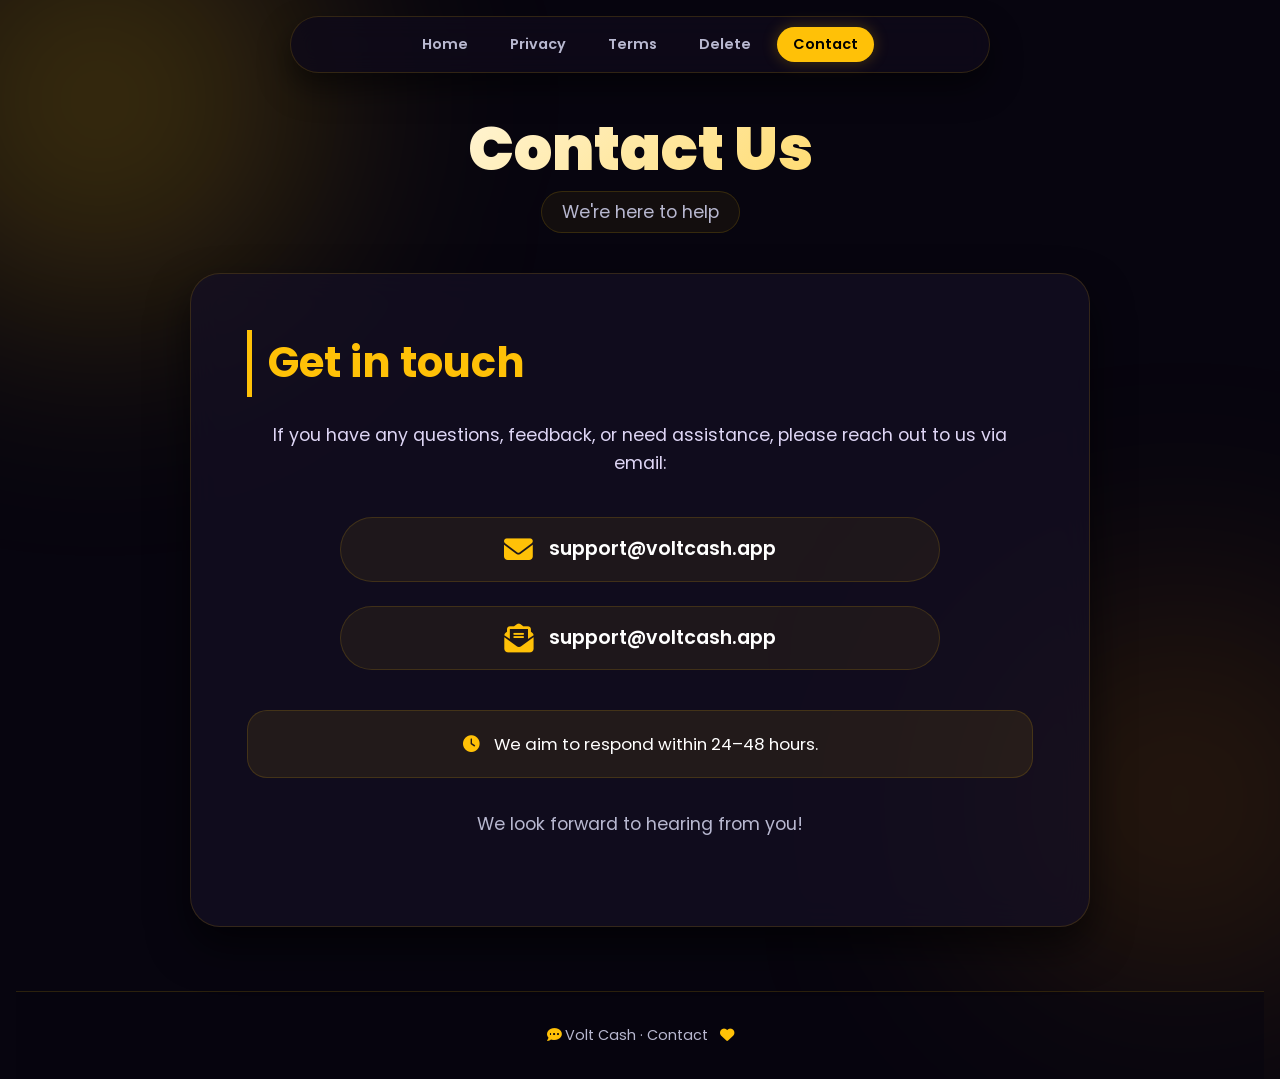
<file: contact.html>
<!DOCTYPE html>
<html lang="en">
<head>
  <meta charset="UTF-8">
  <meta name="viewport" content="width=device-width, initial-scale=1.0, maximum-scale=5.0, user-scalable=yes">
  <title>Volt Cash · Contact Us</title>
  <!-- Font Awesome -->
  <link rel="stylesheet" href="https://cdnjs.cloudflare.com/ajax/libs/font-awesome/6.4.0/css/all.min.css">
  <link href="https://fonts.googleapis.com/css2?family=Poppins:wght@400;500;600;700;850&display=swap" rel="stylesheet">
  <style>
    :root {
      --bg-color: #07050f;
      --card-bg: rgba(20, 15, 35, 0.75);
      --primary: #ffc107;
      --primary-glow: rgba(255, 193, 7, 0.25);
      --text-main: #ffffff;
      --text-muted: #b8b8d0;
      --border-color: rgba(255, 193, 7, 0.15);
    }

    * {
      margin: 0;
      padding: 0;
      box-sizing: border-box;
      font-family: 'Poppins', sans-serif;
    }

    body {
      background-color: var(--bg-color);
      color: var(--text-main);
      line-height: 1.6;
      min-height: 100vh;
      padding: 1rem 1rem 0;
      position: relative;
      overflow-x: hidden;
    }

    /* خلفية ضوئية متحركة */
    .bg-glow {
      position: fixed;
      width: 400px;
      height: 400px;
      background: var(--primary-glow);
      filter: blur(130px);
      border-radius: 50%;
      z-index: -1;
      pointer-events: none;
    }
    .glow-1 { top: -100px; left: -100px; }
    .glow-2 { bottom: -100px; right: -100px; background: rgba(255, 152, 0, 0.15); }

    /* Navigation */
    nav {
      display: flex;
      flex-wrap: wrap;
      justify-content: center;
      gap: 10px;
      background: rgba(15, 10, 25, 0.85);
      backdrop-filter: blur(12px);
      -webkit-backdrop-filter: blur(12px);
      border: 1px solid var(--border-color);
      border-radius: 50px;
      padding: 10px 20px;
      margin-bottom: 2.5rem;
      max-width: 700px;
      margin-left: auto;
      margin-right: auto;
      box-shadow: 0 15px 30px rgba(0, 0, 0, 0.5);
    }

    nav a {
      color: var(--text-muted);
      text-decoration: none;
      font-weight: 600;
      font-size: 0.9rem;
      padding: 6px 16px;
      border-radius: 20px;
      transition: all 0.3s ease;
      white-space: nowrap;
    }

    nav a:hover, nav a.active {
      color: #000;
      background: var(--primary);
      box-shadow: 0 0 15px var(--primary-glow);
    }

    /* Header */
    .page-header {
      text-align: center;
      margin: 1.5rem 0 2.5rem;
    }

    .page-header h1 {
      font-size: clamp(2.5rem, 7vw, 3.8rem);
      font-weight: 850;
      background: linear-gradient(135deg, #fff 20%, var(--primary) 100%);
      -webkit-background-clip: text;
      -webkit-text-fill-color: transparent;
      line-height: 1.2;
    }

    .page-header p {
      color: var(--text-muted);
      font-size: clamp(0.95rem, 2.5vw, 1.1rem);
      background: rgba(255, 193, 7, 0.05);
      display: inline-block;
      padding: 6px 20px;
      border-radius: 30px;
      border: 1px solid var(--border-color);
      margin-top: 5px;
    }

    /* Main card */
    .contact-card {
      background: var(--card-bg);
      backdrop-filter: blur(16px);
      -webkit-backdrop-filter: blur(16px);
      border: 1px solid var(--border-color);
      border-radius: 30px;
      padding: clamp(1.8rem, 5vw, 3.5rem);
      max-width: 900px;
      margin: 1rem auto 4rem;
      box-shadow: 0 20px 40px rgba(0, 0, 0, 0.6);
      text-align: center;
    }

    .contact-card h2 {
      font-size: clamp(1.8rem, 5vw, 2.6rem);
      font-weight: 700;
      color: var(--primary);
      margin: 0 0 1.5rem 0;
      border-left: 5px solid var(--primary);
      padding-left: 1rem;
      text-align: left;
    }

    .contact-card p {
      color: #ded6f5;
      margin-bottom: 2rem;
      font-size: clamp(0.95rem, 2.5vw, 1.1rem);
    }

    .email-list {
      display: flex;
      flex-direction: column;
      gap: 1.5rem;
      align-items: center;
      margin: 2.5rem 0;
    }

    .email-item {
      background: rgba(255, 193, 7, 0.06);
      border-radius: 50px;
      padding: 1rem 1.8rem;
      width: 100%;
      max-width: 600px;
      display: flex;
      align-items: center;
      justify-content: center;
      gap: 1rem;
      border: 1px solid var(--border-color);
      transition: 0.2s;
      flex-wrap: wrap;
    }

    .email-item:hover {
      transform: translateY(-3px);
      border-color: var(--primary);
      box-shadow: 0 0 20px var(--primary-glow);
    }

    .email-item i {
      font-size: clamp(1.4rem, 4vw, 1.8rem);
      color: var(--primary);
    }

    .email-item .email-address {
      font-size: clamp(1rem, 3.5vw, 1.2rem);
      font-weight: 600;
      color: #fff;
      word-break: break-all;
      text-align: center;
    }

    .contact-note {
      background: rgba(255, 193, 7, 0.08);
      border-radius: 20px;
      padding: 1.2rem 1.8rem;
      margin-top: 2.5rem;
      border: 1px solid var(--border-color);
      font-size: clamp(0.95rem, 2.5vw, 1.05rem);
      color: #fff;
    }

    .contact-note i {
      color: var(--primary);
    }

    footer {
      text-align: center;
      padding: 2rem 0.5rem;
      color: var(--text-muted);
      border-top: 1px solid var(--border-color);
      margin-top: 2rem;
      font-size: 0.9rem;
      background: rgba(7, 5, 15, 0.5);
    }

    footer i {
      color: var(--primary);
    }

    /* Small screens */
    @media (max-width: 600px) {
      nav {
        gap: 8px;
        padding: 8px 15px;
      }
      nav a {
        font-size: 0.8rem;
        padding: 4px 10px;
      }
      .contact-card {
        border-radius: 20px;
        padding: 1.5rem;
      }
      .contact-card h2 {
        border-left-width: 4px;
        padding-left: 0.8rem;
      }
      .email-item {
        padding: 0.8rem 1rem;
      }
    }
  </style>
</head>
<body>

  <div class="bg-glow glow-1"></div>
  <div class="bg-glow glow-2"></div>

  <!-- Navigation -->
  <nav>
    <a href="index.html">Home</a>
    <a href="privacy.html">Privacy</a>
    <a href="terms.html">Terms</a>
    <a href="delete-account.html">Delete</a>
    <a href="contact.html" class="active">Contact</a>
  </nav>

  <div class="page-header">
    <h1>Contact Us</h1>
    <p>We're here to help</p>
  </div>

  <div class="contact-card">
    <h2>Get in touch</h2>
    <p>If you have any questions, feedback, or need assistance, please reach out to us via email:</p>

    <div class="email-list">
      <!-- Email 1 -->
      <div class="email-item">
        <i class="fas fa-envelope"></i>
        <span class="email-address">support@voltcash.app</span>
      </div>

      <!-- Email 2 -->
      <div class="email-item">
        <i class="fas fa-envelope-open-text"></i>
        <span class="email-address">support@voltcash.app</span>
      </div>
    </div>

    <div class="contact-note">
      <i class="fas fa-clock" style="margin-right: 10px;"></i>
      We aim to respond within 24–48 hours.
    </div>

    <p style="margin-top: 2rem; color: var(--text-muted);">We look forward to hearing from you!</p>
  </div>

  <footer>
    <i class="fas fa-comment-dots"></i> Volt Cash · Contact <i class="fas fa-heart" style="margin-left: 8px;"></i>
  </footer>

</body>
</html>
</file>
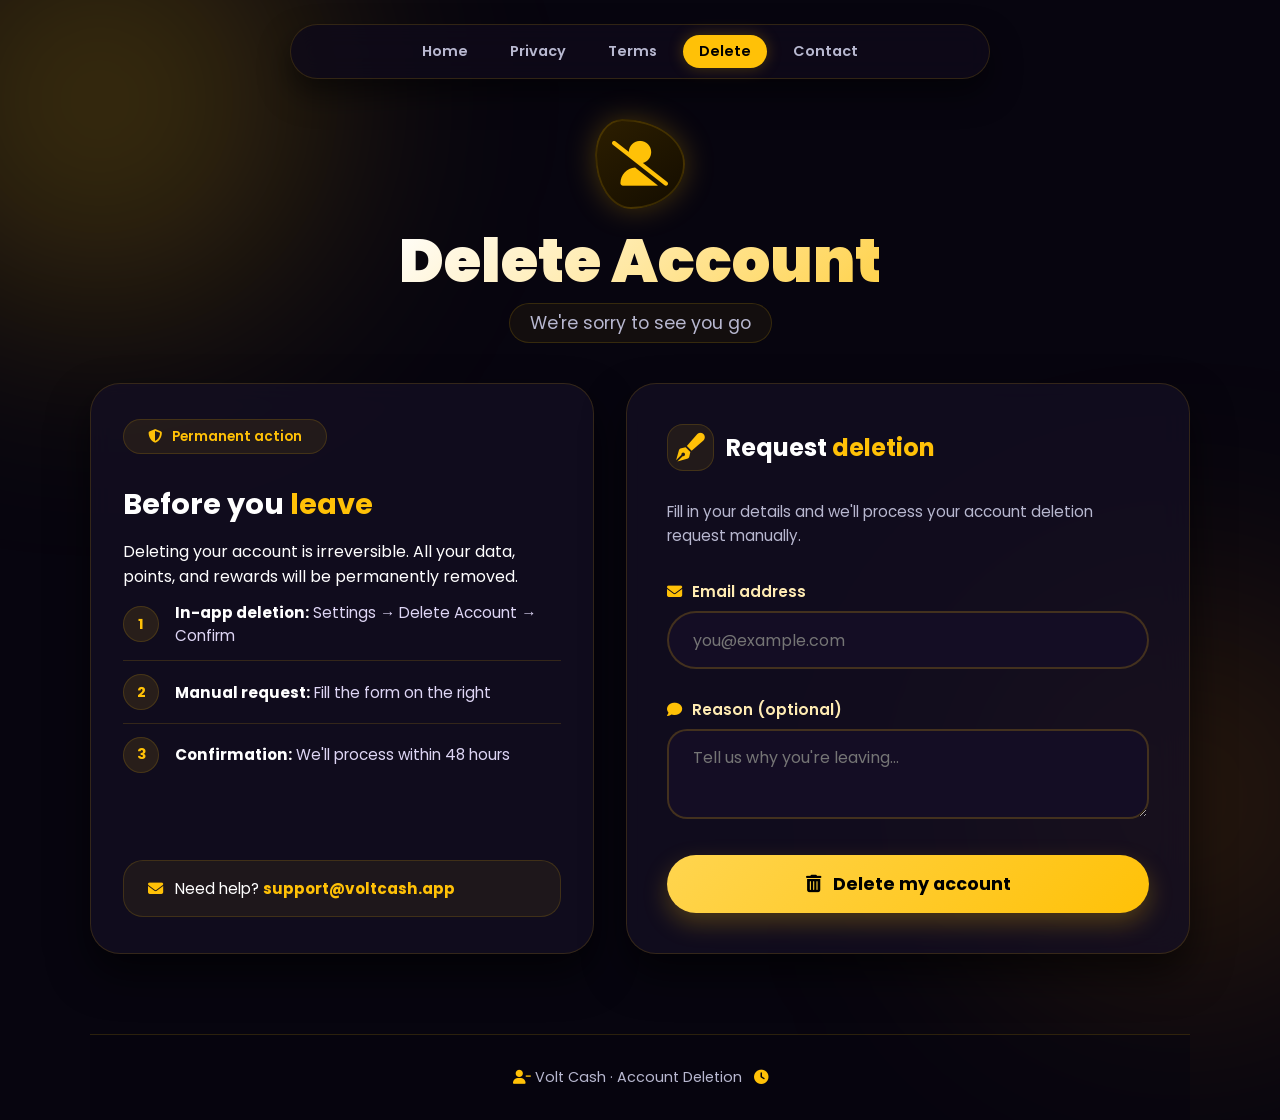
<file: delete-account.html>
<!DOCTYPE html>
<html lang="en">
<head>
  <meta charset="UTF-8">
  <meta name="viewport" content="width=device-width, initial-scale=1.0, maximum-scale=5.0, user-scalable=yes">
  <title>Volt Cash · Delete Account</title>
  <!-- Font Awesome -->
  <link rel="stylesheet" href="https://cdnjs.cloudflare.com/ajax/libs/font-awesome/6.4.0/css/all.min.css">
  <link href="https://fonts.googleapis.com/css2?family=Poppins:wght@400;500;600;700;850&display=swap" rel="stylesheet">
  <style>
    :root {
      --bg-color: #07050f;
      --card-bg: rgba(20, 15, 35, 0.75);
      --primary: #ffc107;
      --primary-glow: rgba(255, 193, 7, 0.25);
      --text-main: #ffffff;
      --text-muted: #b8b8d0;
      --border-color: rgba(255, 193, 7, 0.15);
    }

    * {
      margin: 0;
      padding: 0;
      box-sizing: border-box;
      font-family: 'Poppins', sans-serif;
    }

    body {
      background-color: var(--bg-color);
      color: var(--text-main);
      min-height: 100vh;
      padding: 1.5rem 1.5rem 0;
      display: flex;
      flex-direction: column;
      align-items: center;
      position: relative;
      overflow-x: hidden;
    }

    /* خلفية ضوئية متحركة */
    .bg-glow {
      position: fixed;
      width: 400px;
      height: 400px;
      background: var(--primary-glow);
      filter: blur(130px);
      border-radius: 50%;
      z-index: -1;
      pointer-events: none;
    }
    .glow-1 { top: -100px; left: -100px; }
    .glow-2 { bottom: -100px; right: -100px; background: rgba(255, 152, 0, 0.15); }

    /* ─── Navigation ─── */
    nav {
      display: flex;
      flex-wrap: wrap;
      justify-content: center;
      gap: 10px;
      background: rgba(15, 10, 25, 0.85);
      backdrop-filter: blur(12px);
      -webkit-backdrop-filter: blur(12px);
      border: 1px solid var(--border-color);
      border-radius: 50px;
      padding: 10px 20px;
      margin-bottom: 2.5rem;
      max-width: 700px;
      width: 100%;
      box-shadow: 0 15px 30px rgba(0, 0, 0, 0.5);
    }

    nav a {
      color: var(--text-muted);
      text-decoration: none;
      font-weight: 600;
      font-size: 0.9rem;
      padding: 6px 16px;
      border-radius: 20px;
      transition: all 0.3s ease;
      white-space: nowrap;
    }

    nav a:hover, nav a.active {
      color: #000;
      background: var(--primary);
      box-shadow: 0 0 15px var(--primary-glow);
    }

    /* ─── Hero Section ─── */
    .hero-section {
      text-align: center;
      margin-bottom: 2.5rem;
      width: 100%;
      max-width: 900px;
    }

    .hero-section .icon-big {
      display: inline-flex;
      align-items: center;
      justify-content: center;
      width: 90px;
      height: 90px;
      border-radius: 30% 70% 60% 40% / 40% 50% 50% 60%;
      background: linear-gradient(145deg, #2c1e00, #140d00);
      border: 2px solid var(--border-color);
      box-shadow: 0 0 30px var(--primary-glow);
      margin-bottom: 1.2rem;
      font-size: 2.8rem;
      color: var(--primary);
    }

    .hero-section h1 {
      font-size: clamp(2.5rem, 6vw, 3.8rem);
      font-weight: 850;
      background: linear-gradient(135deg, #fff 20%, var(--primary) 100%);
      -webkit-background-clip: text;
      -webkit-text-fill-color: transparent;
      line-height: 1.1;
    }

    .hero-section p {
      color: var(--text-muted);
      font-size: clamp(0.95rem, 2.2vw, 1.1rem);
      margin-top: 0.5rem;
      background: rgba(255, 193, 7, 0.05);
      display: inline-block;
      padding: 6px 20px;
      border-radius: 30px;
      border: 1px solid var(--border-color);
    }

    /* ─── Main Layout ─── */
    .delete-wrapper {
      display: flex;
      flex-wrap: wrap;
      gap: 2rem;
      max-width: 1100px;
      width: 100%;
      margin: 0 auto 3rem;
      align-items: stretch;
    }

    /* ─── Left Panel: Info & Steps ─── */
    .info-panel {
      flex: 1 1 320px;
      background: var(--card-bg);
      backdrop-filter: blur(12px);
      -webkit-backdrop-filter: blur(12px);
      border: 1px solid var(--border-color);
      border-radius: 30px;
      padding: 2.2rem 2rem;
      box-shadow: 0 20px 40px rgba(0, 0, 0, 0.6);
      display: flex;
      flex-direction: column;
      justify-content: space-between;
    }

    .info-panel .warning-badge {
      display: inline-flex;
      align-items: center;
      gap: 10px;
      background: rgba(255, 193, 7, 0.08);
      border: 1px solid var(--border-color);
      border-radius: 60px;
      padding: 0.4rem 1.5rem;
      font-size: 0.85rem;
      color: var(--primary);
      font-weight: 600;
      margin-bottom: 1.8rem;
      align-self: flex-start;
    }

    .info-panel .warning-badge i {
      color: var(--primary);
    }

    .info-panel h2 {
      font-size: 1.8rem;
      font-weight: 700;
      color: #fff;
      margin-bottom: 0.8rem;
    }

    .info-panel h2 span {
      color: var(--primary);
    }

    .info-panel > p {
      color: var(--text-muted);
      font-size: 0.95rem;
      margin-bottom: 2rem;
      line-height: 1.7;
    }

    .steps-list {
      list-style: none;
      padding: 0;
      margin: 0 0 2rem 0;
    }

    .steps-list li {
      display: flex;
      align-items: center;
      gap: 1rem;
      padding: 0.8rem 0;
      border-bottom: 1px solid var(--border-color);
      color: #ded6f5;
      font-size: 0.95rem;
    }

    .steps-list li:last-child {
      border-bottom: none;
    }

    .steps-list .step-num {
      display: inline-flex;
      align-items: center;
      justify-content: center;
      width: 36px;
      height: 36px;
      min-width: 36px;
      border-radius: 50%;
      background: rgba(255, 193, 7, 0.1);
      border: 1px solid var(--border-color);
      color: var(--primary);
      font-weight: 700;
      font-size: 0.9rem;
    }

    .info-panel .contact-email-box {
      background: rgba(255, 193, 7, 0.06);
      border-radius: 20px;
      padding: 1rem 1.5rem;
      border: 1px solid var(--border-color);
      margin-top: 1rem;
      word-break: break-all;
      color: #fff;
      font-size: 0.95rem;
    }

    .info-panel .contact-email-box i {
      color: var(--primary);
      margin-right: 8px;
    }

    .info-panel .contact-email-box strong {
      color: var(--primary);
    }

    /* ─── Right Panel: Form ─── */
    .form-panel {
      flex: 1 1 380px;
      background: var(--card-bg);
      backdrop-filter: blur(16px);
      -webkit-backdrop-filter: blur(16px);
      border: 1px solid var(--border-color);
      border-radius: 30px;
      padding: 2.5rem 2.5rem;
      box-shadow: 0 20px 40px rgba(0, 0, 0, 0.6);
      display: flex;
      flex-direction: column;
    }

    .form-panel .form-header {
      display: flex;
      align-items: center;
      gap: 12px;
      margin-bottom: 1.8rem;
    }

    .form-panel .form-header i {
      font-size: 1.8rem;
      color: var(--primary);
      background: rgba(255, 193, 7, 0.08);
      padding: 0.5rem;
      border-radius: 16px;
      border: 1px solid var(--border-color);
    }

    .form-panel .form-header h3 {
      font-size: 1.5rem;
      font-weight: 700;
      color: #fff;
    }

    .form-panel .form-header h3 span {
      color: var(--primary);
    }

    .form-panel .sub-text {
      color: var(--text-muted);
      font-size: 0.95rem;
      margin-bottom: 2rem;
      line-height: 1.6;
    }

    /* Form */
    .delete-form .form-group {
      margin-bottom: 1.8rem;
    }

    .delete-form .form-group label {
      display: block;
      margin-bottom: 0.5rem;
      font-weight: 600;
      color: #ffecb3;
      font-size: 0.95rem;
    }

    .delete-form .form-group label i {
      margin-right: 6px;
      color: var(--primary);
    }

    .delete-form .form-group input,
    .delete-form .form-group textarea {
      width: 100%;
      padding: 0.9rem 1.5rem;
      background: #140d24;
      border: 2px solid rgba(255, 193, 7, 0.2);
      border-radius: 50px;
      font-size: 1rem;
      color: #fff;
      outline: none;
      transition: 0.25s ease;
    }

    .delete-form .form-group input:focus,
    .delete-form .form-group textarea:focus {
      border-color: var(--primary);
      box-shadow: 0 0 15px var(--primary-glow);
    }

    .delete-form .form-group textarea {
      border-radius: 20px;
      resize: vertical;
      min-height: 90px;
    }

    .btn-delete {
      background: linear-gradient(135deg, #ffd54f, #ffc107);
      border: none;
      color: #000;
      font-weight: 700;
      font-size: 1.1rem;
      padding: 1rem 2rem;
      border-radius: 50px;
      box-shadow: 0 10px 25px var(--primary-glow);
      cursor: pointer;
      transition: 0.2s ease;
      width: 100%;
      display: flex;
      align-items: center;
      justify-content: center;
      gap: 12px;
      margin-top: 0.5rem;
    }

    .btn-delete:hover {
      transform: translateY(-2px);
      background: linear-gradient(135deg, #ffe082, #ffb300);
      box-shadow: 0 15px 30px rgba(255, 193, 7, 0.4);
    }

    .btn-delete:active {
      transform: translateY(2px);
    }

    /* ─── Progress Message ─── */
    .progress-message {
      display: none;
      background: rgba(255, 193, 7, 0.08);
      border-radius: 30px;
      padding: 2rem;
      text-align: center;
      border: 2px solid var(--primary);
      margin-top: 1.5rem;
    }

    .progress-message i {
      font-size: 2.5rem;
      color: var(--primary);
      display: block;
      margin-bottom: 0.8rem;
    }

    .progress-message p {
      color: #fff;
      font-size: 1.2rem;
      font-weight: 600;
    }

    .progress-message .small-note {
      color: var(--text-muted);
      font-size: 0.9rem;
      font-weight: 400;
      margin-top: 0.3rem;
    }

    /* ─── Footer ─── */
    .footer {
      text-align: center;
      padding: 2rem 0.5rem;
      color: var(--text-muted);
      border-top: 1px solid var(--border-color);
      margin-top: 2rem;
      width: 100%;
      max-width: 1100px;
      font-size: 0.9rem;
      background: rgba(7, 5, 15, 0.5);
    }

    .footer i {
      color: var(--primary);
    }

    /* ─── Responsive ─── */
    @media (max-width: 820px) {
      .delete-wrapper {
        flex-direction: column;
      }
      .info-panel, .form-panel {
        flex: 1 1 auto;
      }
      .form-panel {
        padding: 2rem 1.5rem;
      }
    }

    @media (max-width: 600px) {
      body { padding: 1rem 1rem 0; }
      nav { gap: 8px; padding: 8px 15px; }
      nav a { font-size: 0.8rem; padding: 4px 10px; }
      .info-panel { padding: 1.5rem; }
      .form-panel { padding: 1.5rem; }
      .btn-delete { font-size: 1rem; padding: 0.8rem 1.5rem; }
      .hero-section .icon-big { width: 70px; height: 70px; font-size: 2.2rem; }
      .steps-list li { font-size: 0.9rem; }
    }
  </style>
</head>
<body>

  <div class="bg-glow glow-1"></div>
  <div class="bg-glow glow-2"></div>

  <!-- ─── Navigation ─── -->
  <nav>
    <a href="index.html">Home</a>
    <a href="privacy.html">Privacy</a>
    <a href="terms.html">Terms</a>
    <a href="delete-account.html" class="active">Delete</a>
    <a href="contact.html">Contact</a>
  </nav>

  <!-- ─── Hero ─── -->
  <div class="hero-section">
    <div class="icon-big">
      <i class="fas fa-user-slash"></i>
    </div>
    <h1>Delete Account</h1>
    <p>We're sorry to see you go</p>
  </div>

  <!-- ─── Main Wrapper: Info + Form ─── -->
  <div class="delete-wrapper">

    <!-- Left: Info Panel -->
    <div class="info-panel">
      <div>
        <div class="warning-badge">
          <i class="fas fa-shield-alt"></i> Permanent action
        </div>

        <h2>Before you <span>leave</span></h2>
        <p>Deleting your account is irreversible. All your data, points, and rewards will be permanently removed.</p>

        <ul class="steps-list">
          <li>
            <span class="step-num">1</span>
            <span><strong style="color:#fff;">In-app deletion:</strong> Settings → Delete Account → Confirm</span>
          </li>
          <li>
            <span class="step-num">2</span>
            <span><strong style="color:#fff;">Manual request:</strong> Fill the form on the right</span>
          </li>
          <li>
            <span class="step-num">3</span>
            <span><strong style="color:#fff;">Confirmation:</strong> We'll process within 48 hours</span>
          </li>
        </ul>
      </div>

      <div class="contact-email-box">
        <i class="fas fa-envelope"></i> Need help? <strong>support@voltcash.app</strong>
      </div>
    </div>

    <!-- Right: Form Panel -->
    <div class="form-panel">
      <div class="form-header">
        <i class="fas fa-pen-fancy"></i>
        <h3>Request <span>deletion</span></h3>
      </div>
      <p class="sub-text">Fill in your details and we'll process your account deletion request manually.</p>

      <div class="delete-form" id="deleteForm">
        <form id="deletionRequestForm">
          <div class="form-group">
            <label for="email"><i class="fas fa-envelope"></i> Email address</label>
            <input type="email" id="email" name="email" placeholder="you@example.com" required>
          </div>

          <div class="form-group">
            <label for="reason"><i class="fas fa-comment"></i> Reason (optional)</label>
            <textarea id="reason" name="reason" placeholder="Tell us why you're leaving..."></textarea>
          </div>

          <button type="submit" class="btn-delete">
            <i class="fas fa-trash-alt"></i> Delete my account
          </button>
        </form>
      </div>

      <!-- Progress Message -->
      <div id="progressMessage" class="progress-message">
        <i class="fas fa-spinner fa-pulse"></i>
        <p>Deletion in progress</p>
        <div class="small-note">We'll notify you via email once completed.</div>
      </div>
    </div>

  </div>

  <!-- ─── Footer ─── -->
  <div class="footer">
    <i class="fas fa-user-minus"></i> Volt Cash · Account Deletion <i class="fas fa-clock" style="margin-left: 8px;"></i>
  </div>

  <!-- ─── Script ─── -->
  <script>
    (function() {
      const form = document.getElementById('deletionRequestForm');
      const deleteFormDiv = document.getElementById('deleteForm');
      const progressMsg = document.getElementById('progressMessage');

      form.addEventListener('submit', function(e) {
        e.preventDefault();

        const email = document.getElementById('email').value.trim();
        if (!email) {
          alert('Please enter your email address.');
          return;
        }

        deleteFormDiv.style.display = 'none';
        progressMsg.style.display = 'block';

        console.log('Deletion requested for:', email);
      });
    })();
  </script>

</body>
</html>
</file>
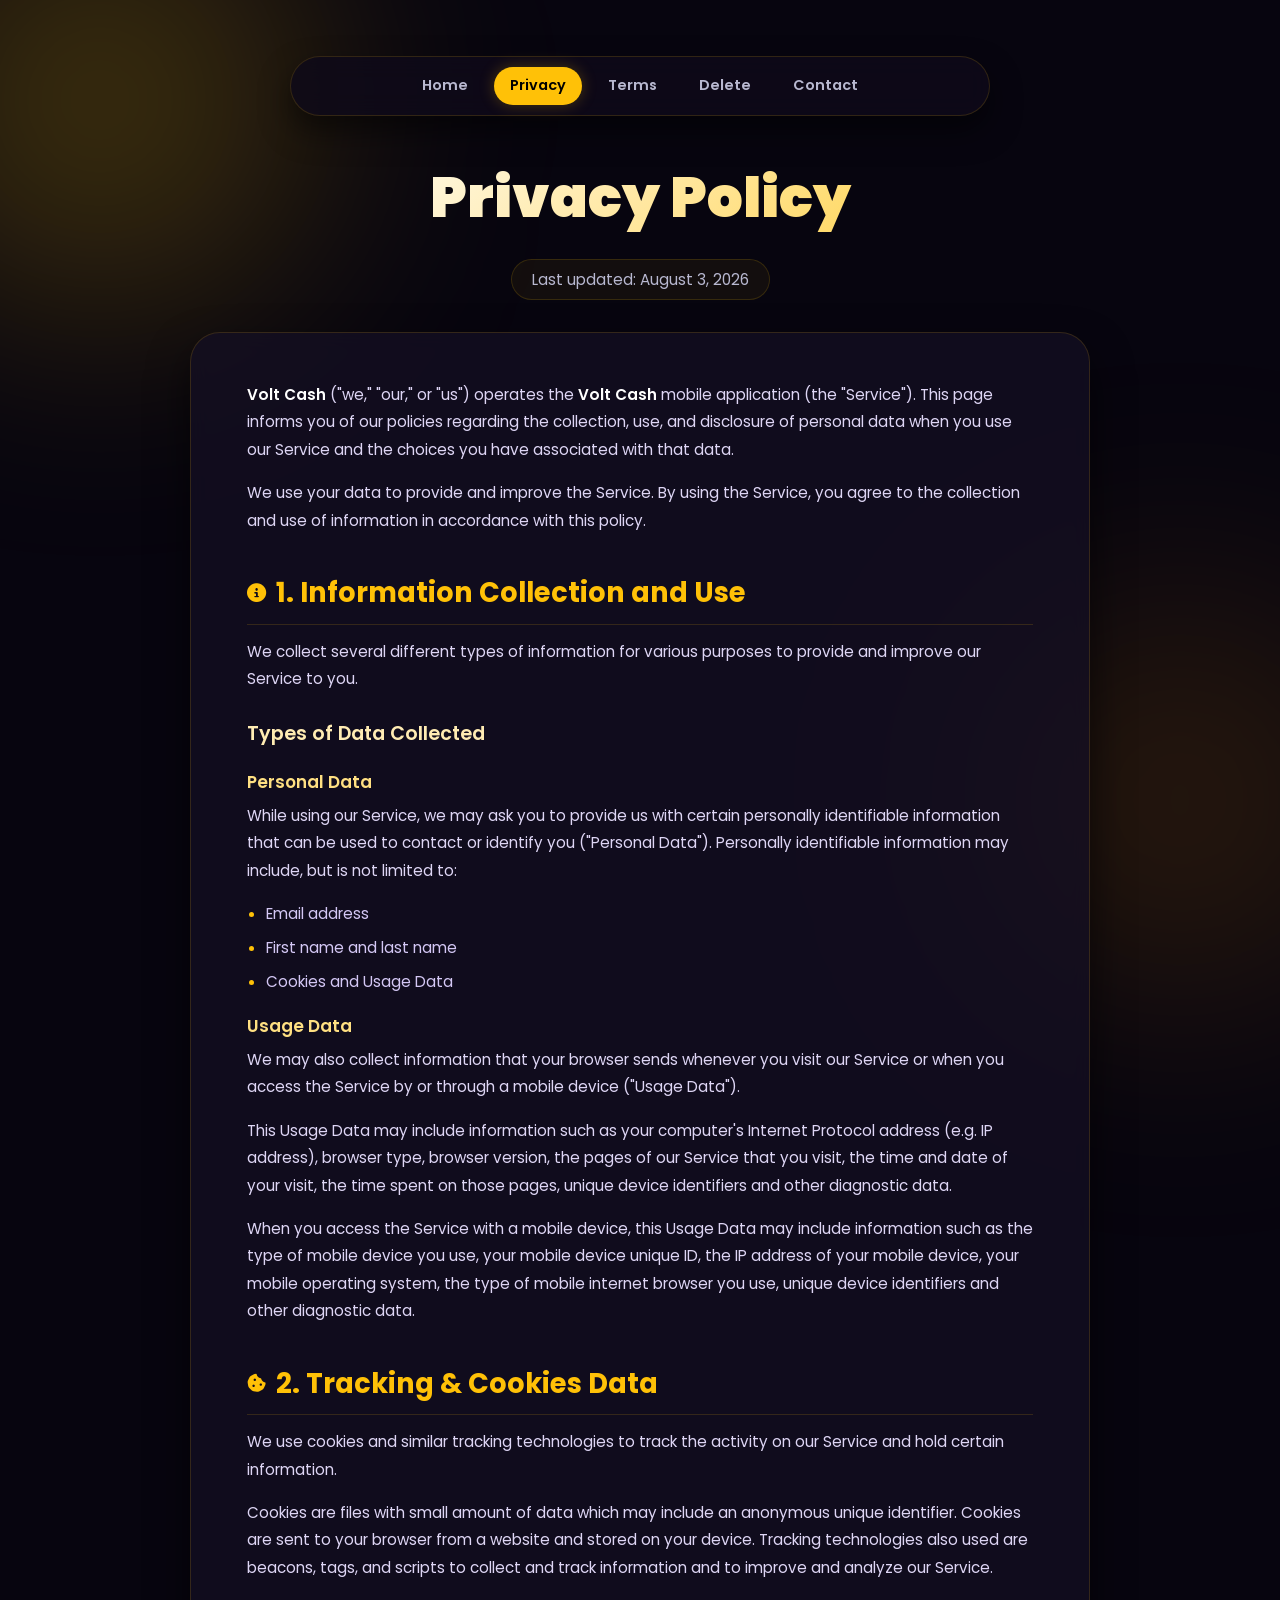
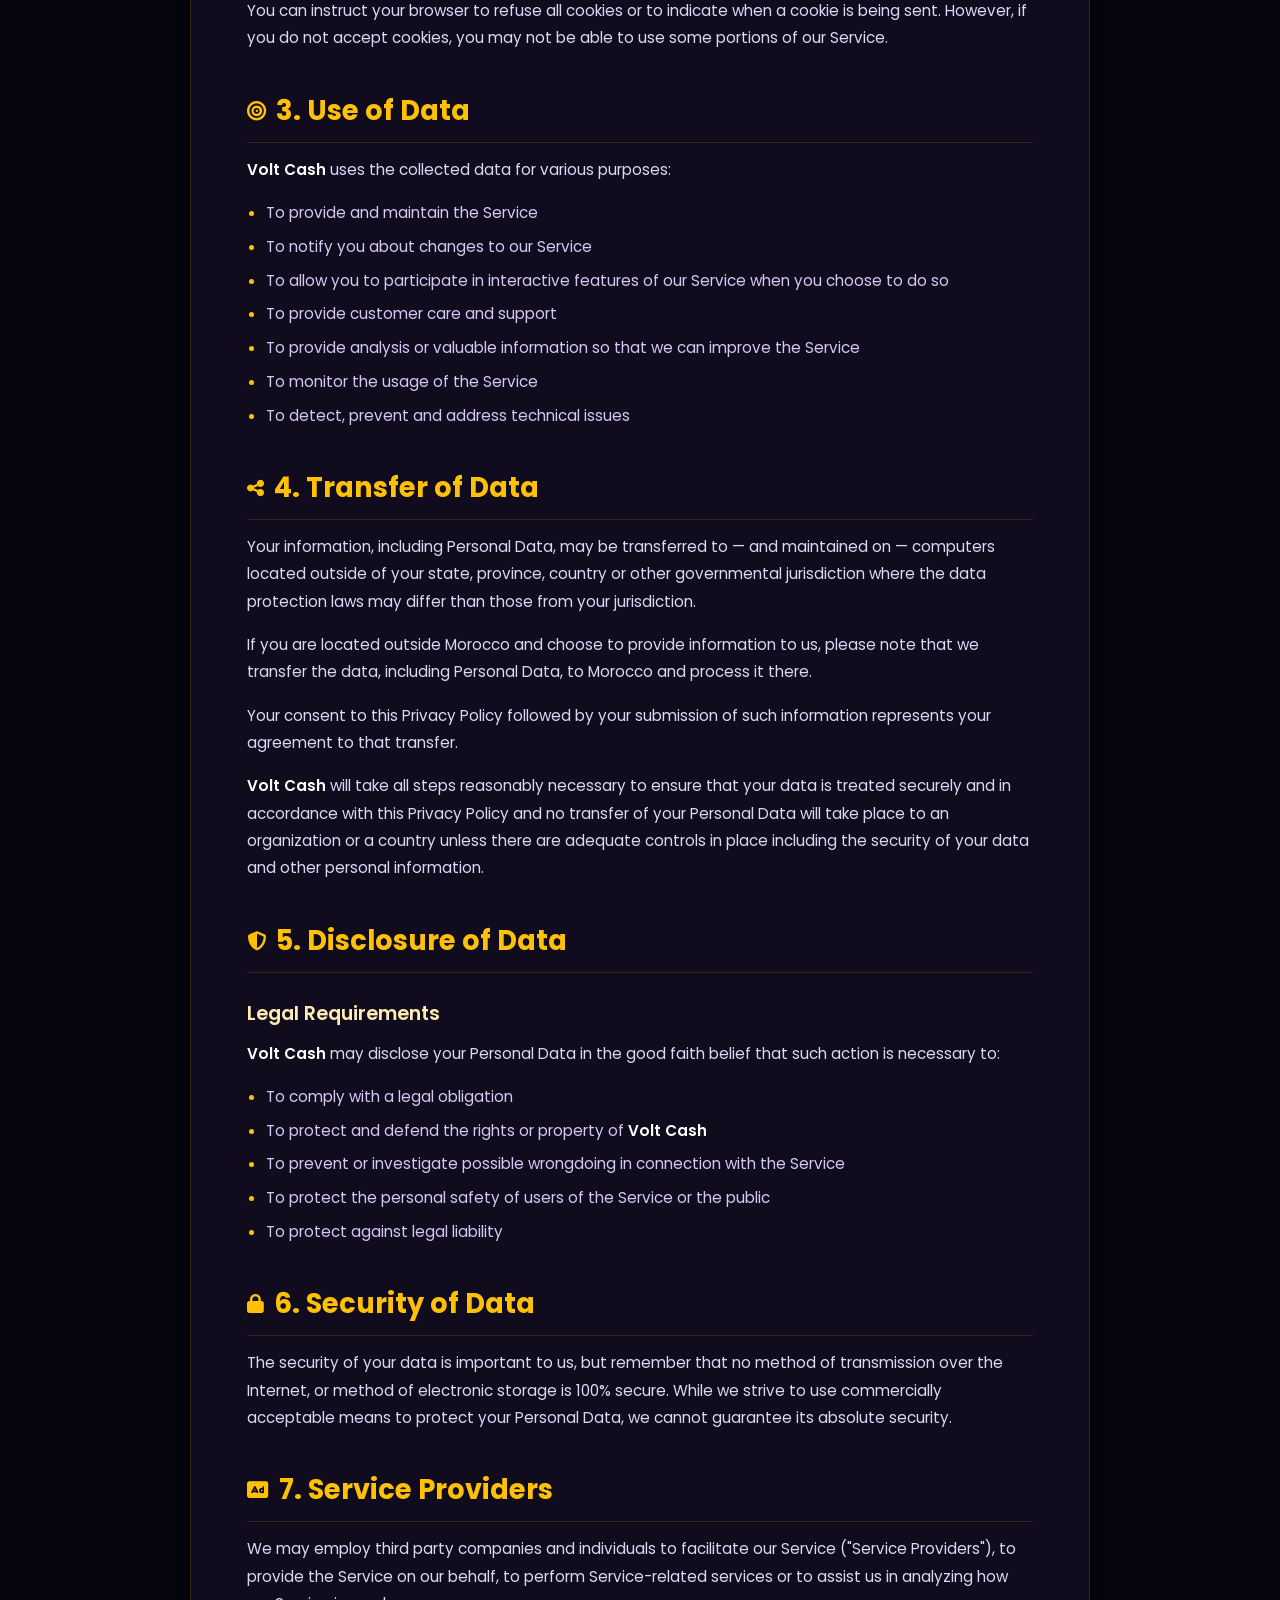
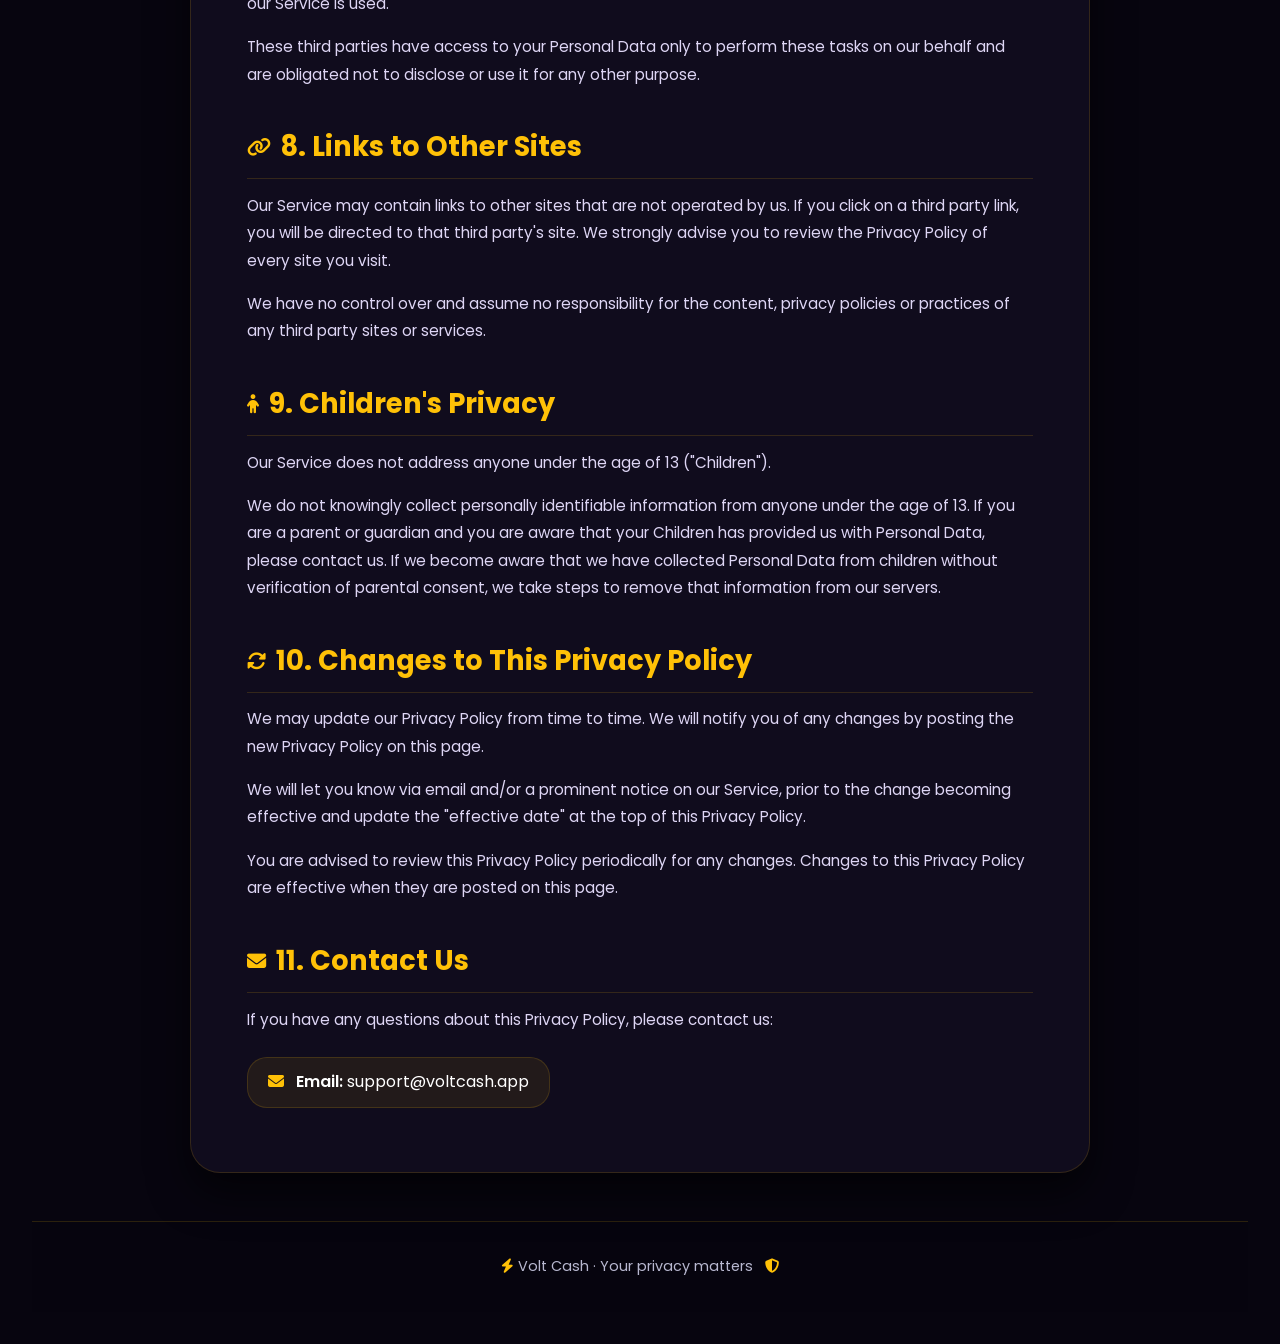
<file: privacy.html>
<!DOCTYPE html>
<html lang="en">
<head>
  <meta charset="UTF-8">
  <meta name="viewport" content="width=device-width, initial-scale=1.0">
  <title>Volt Cash · Privacy Policy</title>
  <!-- Font Awesome -->
  <link rel="stylesheet" href="https://cdnjs.cloudflare.com/ajax/libs/font-awesome/6.4.0/css/all.min.css">
  <link href="https://fonts.googleapis.com/css2?family=Poppins:wght@400;500;600;700;850&display=swap" rel="stylesheet">
  <style>
    :root {
      --bg-color: #07050f;
      --card-bg: rgba(20, 15, 35, 0.75);
      --primary: #ffc107;
      --primary-glow: rgba(255, 193, 7, 0.25);
      --text-main: #ffffff;
      --text-muted: #b8b8d0;
      --border-color: rgba(255, 193, 7, 0.15);
    }

    * {
      margin: 0;
      padding: 0;
      box-sizing: border-box;
      font-family: 'Poppins', sans-serif;
    }

    body {
      background-color: var(--bg-color);
      color: var(--text-main);
      line-height: 1.8;
      min-height: 100vh;
      padding: 1rem;
      position: relative;
      overflow-x: hidden;
    }

    /* خلفية ضوئية متحركة */
    .bg-glow {
      position: fixed;
      width: 400px;
      height: 400px;
      background: var(--primary-glow);
      filter: blur(130px);
      border-radius: 50%;
      z-index: -1;
      pointer-events: none;
    }
    .glow-1 { top: -100px; left: -100px; }
    .glow-2 { bottom: -100px; right: -100px; background: rgba(255, 152, 0, 0.15); }

    /* Navigation */
    nav {
      display: flex;
      flex-wrap: wrap;
      justify-content: center;
      gap: 10px;
      background: rgba(15, 10, 25, 0.85);
      backdrop-filter: blur(12px);
      -webkit-backdrop-filter: blur(12px);
      border: 1px solid var(--border-color);
      border-radius: 50px;
      padding: 10px 20px;
      margin: 1.5rem auto 2rem;
      max-width: 700px;
      box-shadow: 0 15px 30px rgba(0, 0, 0, 0.5);
    }

    nav a {
      color: var(--text-muted);
      text-decoration: none;
      font-weight: 600;
      font-size: 0.9rem;
      padding: 6px 16px;
      border-radius: 20px;
      transition: all 0.3s ease;
    }

    nav a:hover, nav a.active {
      color: #000;
      background: var(--primary);
      box-shadow: 0 0 15px var(--primary-glow);
    }

    /* Header */
    .page-header {
      text-align: center;
      margin: 2rem 0 2rem;
    }

    .page-header h1 {
      font-size: 2.8rem;
      font-weight: 850;
      background: linear-gradient(135deg, #fff 20%, var(--primary) 100%);
      -webkit-background-clip: text;
      -webkit-text-fill-color: transparent;
      margin-bottom: 10px;
    }

    .page-header p {
      color: var(--text-muted);
      font-size: 0.95rem;
      background: rgba(255, 193, 7, 0.05);
      display: inline-block;
      padding: 6px 20px;
      border-radius: 30px;
      border: 1px solid var(--border-color);
    }

    /* Policy Card */
    .policy-card {
      background: var(--card-bg);
      backdrop-filter: blur(10px);
      -webkit-backdrop-filter: blur(10px);
      border: 1px solid var(--border-color);
      border-radius: 30px;
      padding: 2rem 1.5rem;
      max-width: 900px;
      margin: 0 auto 3rem;
      box-shadow: 0 20px 40px rgba(0, 0, 0, 0.6);
    }

    .policy-card h2 {
      font-size: 1.4rem;
      font-weight: 700;
      color: var(--primary);
      margin: 2.2rem 0 0.8rem;
      padding-bottom: 6px;
      border-bottom: 1px solid var(--border-color);
      display: flex;
      align-items: center;
      gap: 10px;
    }

    .policy-card h2 i {
      color: var(--primary);
      font-size: 1.2rem;
    }

    .policy-card h3 {
      font-size: 1.2rem;
      font-weight: 600;
      color: #ffecb3;
      margin: 1.5rem 0 0.5rem;
    }

    .policy-card h4 {
      font-size: 1.05rem;
      font-weight: 600;
      color: #ffe082;
      margin: 1rem 0 0.3rem;
    }

    .policy-card p {
      color: #ded6f5;
      margin-bottom: 1rem;
      font-size: 0.95rem;
    }

    .policy-card ul, .policy-card ol {
      margin: 0.5rem 0 1rem 1.2rem;
      color: #d4c8f5;
    }

    .policy-card li {
      margin-bottom: 0.4rem;
      font-size: 0.95rem;
    }

    .policy-card li::marker {
      color: var(--primary);
    }

    .policy-card strong {
      color: #fff;
      font-weight: 600;
    }

    /* Contact Note */
    .policy-card .note {
      background: rgba(255, 193, 7, 0.08);
      border-radius: 20px;
      padding: 10px 20px;
      display: inline-block;
      margin: 0.5rem 0 1rem;
      border: 1px solid var(--border-color);
      color: #fff;
    }

    .policy-card .note i {
      color: var(--primary);
      margin-right: 8px;
    }

    /* Footer */
    footer {
      text-align: center;
      padding: 2rem 1rem;
      color: var(--text-muted);
      border-top: 1px solid var(--border-color);
      margin-top: 2rem;
      font-size: 0.9rem;
      background: rgba(7, 5, 15, 0.5);
    }

    footer i {
      color: var(--primary);
    }

    /* Responsive Design */
    @media (min-width: 768px) {
      body { padding: 2rem; }
      .policy-card { padding: 3rem 3.5rem; }
      .page-header h1 { font-size: 3.5rem; }
      .policy-card h2 { font-size: 1.7rem; }
    }
  </style>
</head>
<body>

  <div class="bg-glow glow-1"></div>
  <div class="bg-glow glow-2"></div>

  <!-- Navigation -->
  <nav>
    <a href="index.html">Home</a>
    <a href="privacy.html" class="active">Privacy</a>
    <a href="terms.html">Terms</a>
    <a href="delete-account.html">Delete</a>
    <a href="contact.html">Contact</a>
  </nav>

  <div class="page-header">
    <h1>Privacy Policy</h1>
    <p>Last updated: August 3, 2026</p>
  </div>

  <div class="policy-card">
    <p><strong>Volt Cash</strong> ("we," "our," or "us") operates the <strong>Volt Cash</strong> mobile application (the "Service"). This page informs you of our policies regarding the collection, use, and disclosure of personal data when you use our Service and the choices you have associated with that data.</p>
    
    <p>We use your data to provide and improve the Service. By using the Service, you agree to the collection and use of information in accordance with this policy.</p>

    <h2><i class="fas fa-info-circle"></i> 1. Information Collection and Use</h2>
    <p>We collect several different types of information for various purposes to provide and improve our Service to you.</p>

    <h3>Types of Data Collected</h3>
    
    <h4>Personal Data</h4>
    <p>While using our Service, we may ask you to provide us with certain personally identifiable information that can be used to contact or identify you ("Personal Data"). Personally identifiable information may include, but is not limited to:</p>
    <ul>
      <li>Email address</li>
      <li>First name and last name</li>
      <li>Cookies and Usage Data</li>
    </ul>

    <h4>Usage Data</h4>
    <p>We may also collect information that your browser sends whenever you visit our Service or when you access the Service by or through a mobile device ("Usage Data").</p>
    <p>This Usage Data may include information such as your computer's Internet Protocol address (e.g. IP address), browser type, browser version, the pages of our Service that you visit, the time and date of your visit, the time spent on those pages, unique device identifiers and other diagnostic data.</p>
    <p>When you access the Service with a mobile device, this Usage Data may include information such as the type of mobile device you use, your mobile device unique ID, the IP address of your mobile device, your mobile operating system, the type of mobile internet browser you use, unique device identifiers and other diagnostic data.</p>

    <h2><i class="fas fa-cookie-bite"></i> 2. Tracking &amp; Cookies Data</h2>
    <p>We use cookies and similar tracking technologies to track the activity on our Service and hold certain information.</p>
    <p>Cookies are files with small amount of data which may include an anonymous unique identifier. Cookies are sent to your browser from a website and stored on your device. Tracking technologies also used are beacons, tags, and scripts to collect and track information and to improve and analyze our Service.</p>
    <p>You can instruct your browser to refuse all cookies or to indicate when a cookie is being sent. However, if you do not accept cookies, you may not be able to use some portions of our Service.</p>

    <h2><i class="fas fa-bullseye"></i> 3. Use of Data</h2>
    <p><strong>Volt Cash</strong> uses the collected data for various purposes:</p>
    <ul>
      <li>To provide and maintain the Service</li>
      <li>To notify you about changes to our Service</li>
      <li>To allow you to participate in interactive features of our Service when you choose to do so</li>
      <li>To provide customer care and support</li>
      <li>To provide analysis or valuable information so that we can improve the Service</li>
      <li>To monitor the usage of the Service</li>
      <li>To detect, prevent and address technical issues</li>
    </ul>

    <h2><i class="fas fa-share-alt"></i> 4. Transfer of Data</h2>
    <p>Your information, including Personal Data, may be transferred to — and maintained on — computers located outside of your state, province, country or other governmental jurisdiction where the data protection laws may differ than those from your jurisdiction.</p>
    <p>If you are located outside Morocco and choose to provide information to us, please note that we transfer the data, including Personal Data, to Morocco and process it there.</p>
    <p>Your consent to this Privacy Policy followed by your submission of such information represents your agreement to that transfer.</p>
    <p><strong>Volt Cash</strong> will take all steps reasonably necessary to ensure that your data is treated securely and in accordance with this Privacy Policy and no transfer of your Personal Data will take place to an organization or a country unless there are adequate controls in place including the security of your data and other personal information.</p>

    <h2><i class="fas fa-shield-alt"></i> 5. Disclosure of Data</h2>
    
    <h3>Legal Requirements</h3>
    <p><strong>Volt Cash</strong> may disclose your Personal Data in the good faith belief that such action is necessary to:</p>
    <ul>
      <li>To comply with a legal obligation</li>
      <li>To protect and defend the rights or property of <strong>Volt Cash</strong></li>
      <li>To prevent or investigate possible wrongdoing in connection with the Service</li>
      <li>To protect the personal safety of users of the Service or the public</li>
      <li>To protect against legal liability</li>
    </ul>

    <h2><i class="fas fa-lock"></i> 6. Security of Data</h2>
    <p>The security of your data is important to us, but remember that no method of transmission over the Internet, or method of electronic storage is 100% secure. While we strive to use commercially acceptable means to protect your Personal Data, we cannot guarantee its absolute security.</p>

    <h2><i class="fas fa-ad"></i> 7. Service Providers</h2>
    <p>We may employ third party companies and individuals to facilitate our Service ("Service Providers"), to provide the Service on our behalf, to perform Service-related services or to assist us in analyzing how our Service is used.</p>
    <p>These third parties have access to your Personal Data only to perform these tasks on our behalf and are obligated not to disclose or use it for any other purpose.</p>

    <h2><i class="fas fa-link"></i> 8. Links to Other Sites</h2>
    <p>Our Service may contain links to other sites that are not operated by us. If you click on a third party link, you will be directed to that third party's site. We strongly advise you to review the Privacy Policy of every site you visit.</p>
    <p>We have no control over and assume no responsibility for the content, privacy policies or practices of any third party sites or services.</p>

    <h2><i class="fas fa-child"></i> 9. Children's Privacy</h2>
    <p>Our Service does not address anyone under the age of 13 ("Children").</p>
    <p>We do not knowingly collect personally identifiable information from anyone under the age of 13. If you are a parent or guardian and you are aware that your Children has provided us with Personal Data, please contact us. If we become aware that we have collected Personal Data from children without verification of parental consent, we take steps to remove that information from our servers.</p>

    <h2><i class="fas fa-sync-alt"></i> 10. Changes to This Privacy Policy</h2>
    <p>We may update our Privacy Policy from time to time. We will notify you of any changes by posting the new Privacy Policy on this page.</p>
    <p>We will let you know via email and/or a prominent notice on our Service, prior to the change becoming effective and update the "effective date" at the top of this Privacy Policy.</p>
    <p>You are advised to review this Privacy Policy periodically for any changes. Changes to this Privacy Policy are effective when they are posted on this page.</p>

    <h2><i class="fas fa-envelope"></i> 11. Contact Us</h2>
    <p>If you have any questions about this Privacy Policy, please contact us:</p>
    <div class="note">
      <i class="fas fa-envelope"></i> <strong>Email:</strong> support@voltcash.app
    </div>

  </div>

  <footer>
    <i class="fas fa-bolt"></i> Volt Cash · Your privacy matters <i class="fas fa-shield-alt" style="margin-left: 8px;"></i>
  </footer>

</body>
</html>
</file>
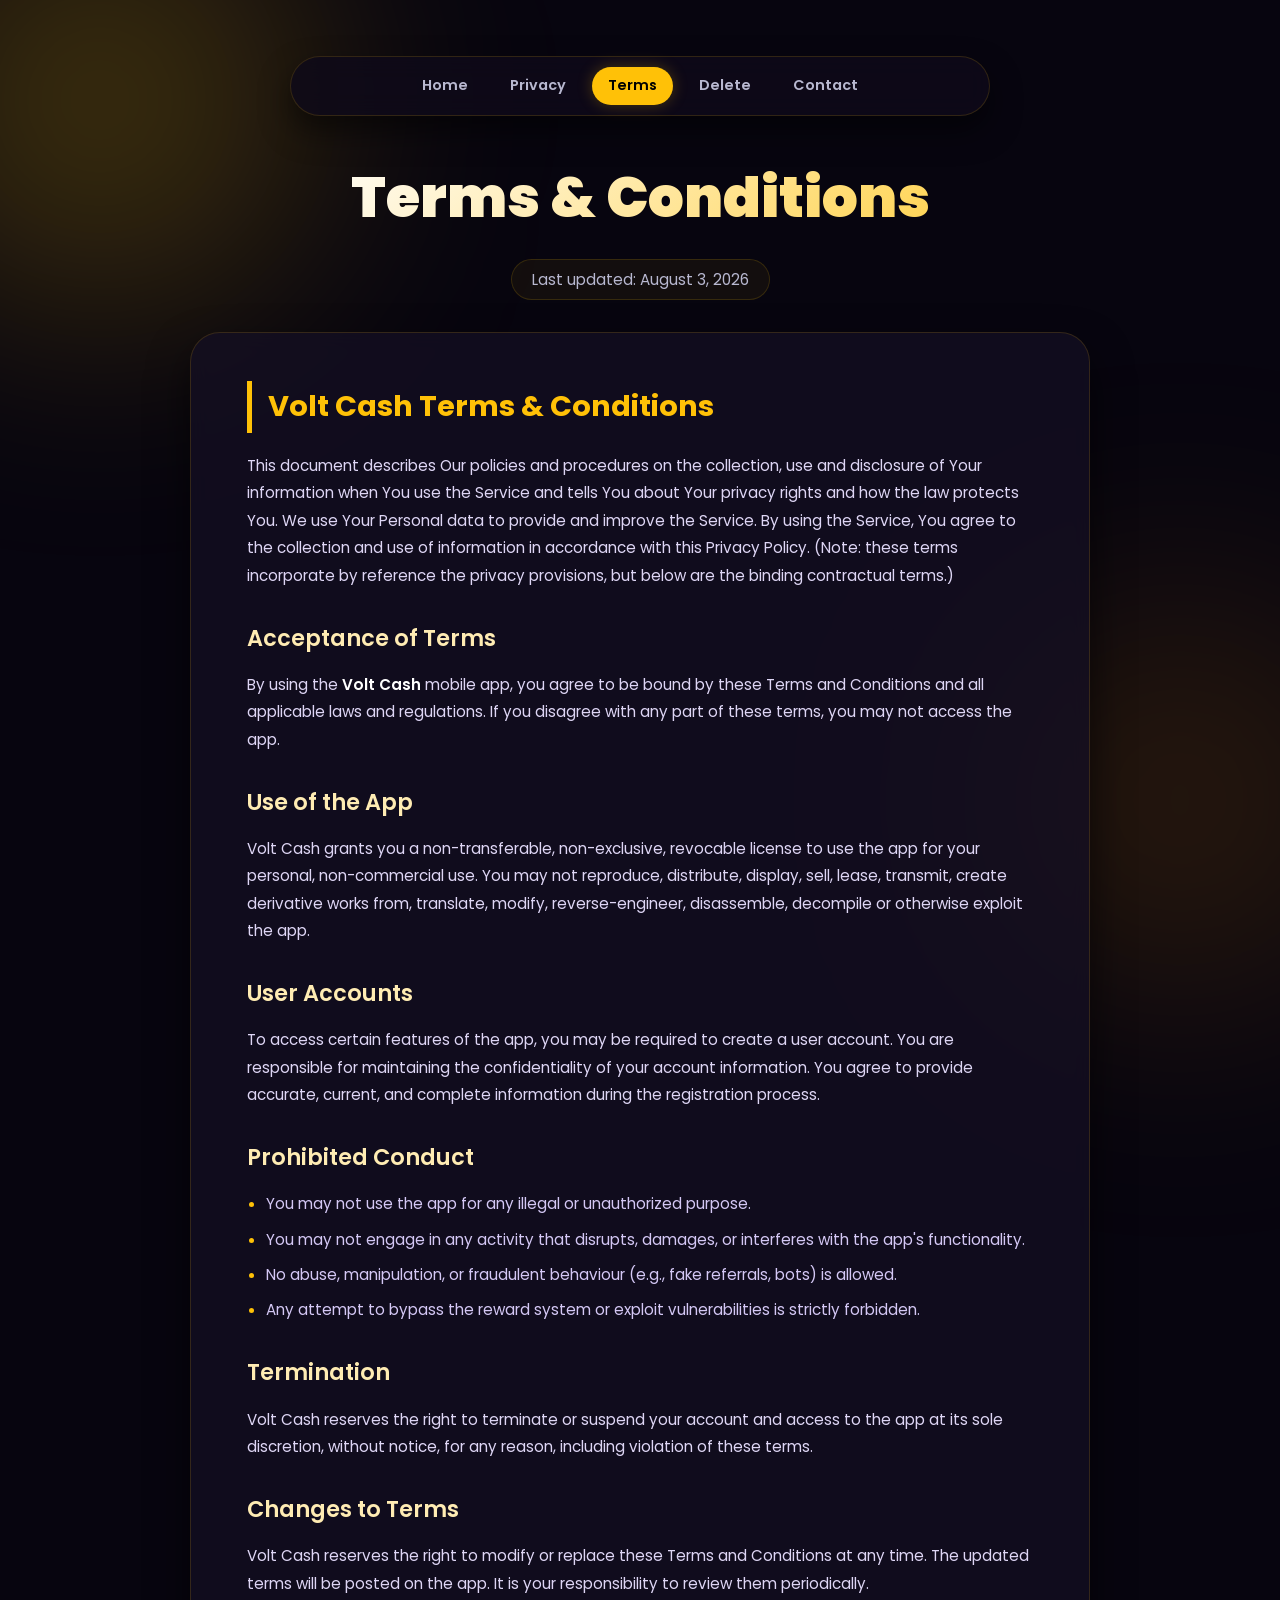
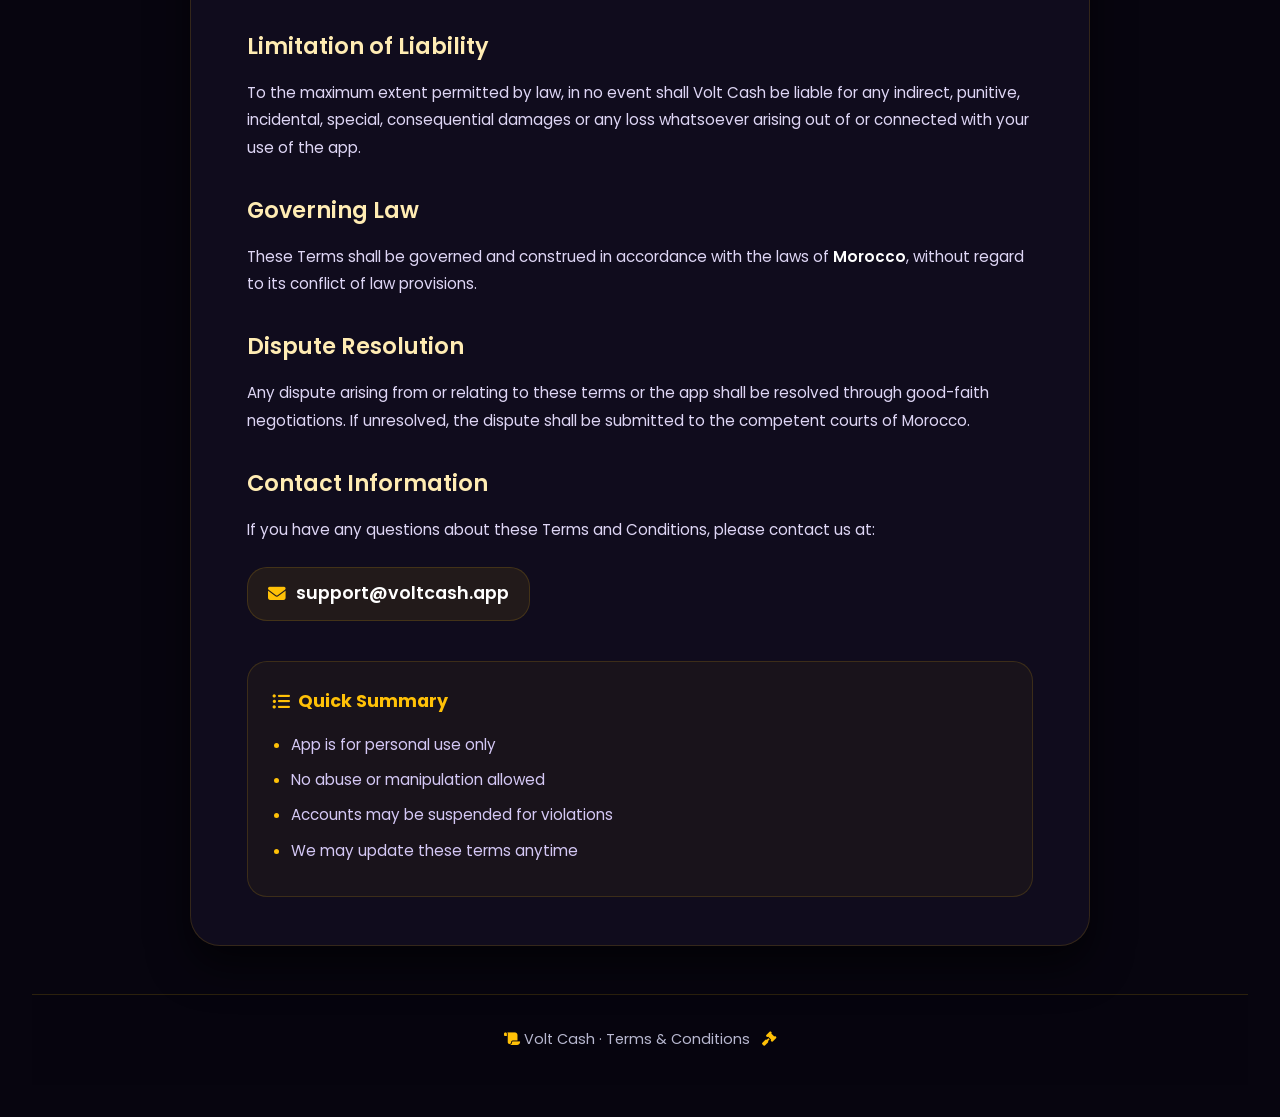
<file: terms.html>
<!DOCTYPE html>
<html lang="en">
<head>
  <meta charset="UTF-8">
  <meta name="viewport" content="width=device-width, initial-scale=1.0">
  <title>Volt Cash · Terms & Conditions</title>
  <!-- Font Awesome -->
  <link rel="stylesheet" href="https://cdnjs.cloudflare.com/ajax/libs/font-awesome/6.4.0/css/all.min.css">
  <link href="https://fonts.googleapis.com/css2?family=Poppins:wght@400;500;600;700;850&display=swap" rel="stylesheet">
  <style>
    :root {
      --bg-color: #07050f;
      --card-bg: rgba(20, 15, 35, 0.75);
      --primary: #ffc107;
      --primary-glow: rgba(255, 193, 7, 0.25);
      --text-main: #ffffff;
      --text-muted: #b8b8d0;
      --border-color: rgba(255, 193, 7, 0.15);
    }

    * {
      margin: 0;
      padding: 0;
      box-sizing: border-box;
      font-family: 'Poppins', sans-serif;
    }

    body {
      background-color: var(--bg-color);
      color: var(--text-main);
      line-height: 1.8;
      min-height: 100vh;
      padding: 1rem;
      position: relative;
      overflow-x: hidden;
    }

    /* خلفية ضوئية متحركة */
    .bg-glow {
      position: fixed;
      width: 400px;
      height: 400px;
      background: var(--primary-glow);
      filter: blur(130px);
      border-radius: 50%;
      z-index: -1;
      pointer-events: none;
    }
    .glow-1 { top: -100px; left: -100px; }
    .glow-2 { bottom: -100px; right: -100px; background: rgba(255, 152, 0, 0.15); }

    /* Navigation */
    nav {
      display: flex;
      flex-wrap: wrap;
      justify-content: center;
      gap: 10px;
      background: rgba(15, 10, 25, 0.85);
      backdrop-filter: blur(12px);
      -webkit-backdrop-filter: blur(12px);
      border: 1px solid var(--border-color);
      border-radius: 50px;
      padding: 10px 20px;
      margin: 1.5rem auto 2rem;
      max-width: 700px;
      box-shadow: 0 15px 30px rgba(0, 0, 0, 0.5);
    }

    nav a {
      color: var(--text-muted);
      text-decoration: none;
      font-weight: 600;
      font-size: 0.9rem;
      padding: 6px 16px;
      border-radius: 20px;
      transition: all 0.3s ease;
    }

    nav a:hover, nav a.active {
      color: #000;
      background: var(--primary);
      box-shadow: 0 0 15px var(--primary-glow);
    }

    /* Header */
    .page-header {
      text-align: center;
      margin: 2rem 0 2rem;
    }

    .page-header h1 {
      font-size: 2.8rem;
      font-weight: 850;
      background: linear-gradient(135deg, #fff 20%, var(--primary) 100%);
      -webkit-background-clip: text;
      -webkit-text-fill-color: transparent;
      margin-bottom: 10px;
    }

    .page-header p {
      color: var(--text-muted);
      font-size: 0.95rem;
      background: rgba(255, 193, 7, 0.05);
      display: inline-block;
      padding: 6px 20px;
      border-radius: 30px;
      border: 1px solid var(--border-color);
    }

    /* Terms Card */
    .terms-card {
      background: var(--card-bg);
      backdrop-filter: blur(10px);
      -webkit-backdrop-filter: blur(10px);
      border: 1px solid var(--border-color);
      border-radius: 30px;
      padding: 2rem 1.5rem;
      max-width: 900px;
      margin: 0 auto 3rem;
      box-shadow: 0 20px 40px rgba(0, 0, 0, 0.6);
    }

    .terms-card h2 {
      font-size: 1.5rem;
      font-weight: 700;
      color: var(--primary);
      margin: 0 0 1.2rem 0;
      border-left: 5px solid var(--primary);
      padding-left: 1rem;
    }

    .terms-card h3 {
      font-size: 1.2rem;
      font-weight: 600;
      color: #ffecb3;
      margin: 1.8rem 0 0.8rem;
    }

    .terms-card p {
      color: #ded6f5;
      margin-bottom: 1rem;
      font-size: 0.95rem;
    }

    .terms-card ul, .terms-card ol {
      margin: 0.5rem 0 1.2rem 1.2rem;
      color: #d4c8f5;
    }

    .terms-card li {
      margin-bottom: 0.5rem;
      font-size: 0.95rem;
      list-style-type: disc;
    }

    .terms-card li::marker {
      color: var(--primary);
    }

    .terms-card strong {
      color: #fff;
      font-weight: 600;
    }

    .terms-card .contact-email {
      background: rgba(255, 193, 7, 0.08);
      border-radius: 20px;
      padding: 10px 20px;
      display: inline-flex;
      align-items: center;
      gap: 10px;
      border: 1px solid var(--border-color);
      font-size: 1.1rem;
      margin-top: 0.5rem;
      color: #fff;
    }

    .terms-card .contact-email i {
      color: var(--primary);
    }

    /* Summary box */
    .summary-box {
      margin-top: 2.5rem;
      padding: 1.5rem;
      background: rgba(255, 193, 7, 0.04);
      border-radius: 20px;
      border: 1px solid var(--border-color);
    }

    .summary-box h4 {
      color: var(--primary);
      font-size: 1.1rem;
      margin-top: 0;
      margin-bottom: 0.8rem;
      display: flex;
      align-items: center;
      gap: 8px;
    }

    .summary-box ul {
      margin-bottom: 0;
    }

    /* Footer */
    footer {
      text-align: center;
      padding: 2rem 1rem;
      color: var(--text-muted);
      border-top: 1px solid var(--border-color);
      margin-top: 2rem;
      font-size: 0.9rem;
      background: rgba(7, 5, 15, 0.5);
    }

    footer i {
      color: var(--primary);
    }

    @media (min-width: 768px) {
      body { padding: 2rem; }
      .terms-card { padding: 3rem 3.5rem; }
      .page-header h1 { font-size: 3.5rem; }
      .terms-card h2 { font-size: 1.8rem; }
      .terms-card h3 { font-size: 1.4rem; }
    }
  </style>
</head>
<body>

  <div class="bg-glow glow-1"></div>
  <div class="bg-glow glow-2"></div>

  <!-- navigation -->
  <nav>
    <a href="index.html">Home</a>
    <a href="privacy.html">Privacy</a>
    <a href="terms.html" class="active">Terms</a>
    <a href="delete-account.html">Delete</a>
    <a href="contact.html">Contact</a>
  </nav>

  <div class="page-header">
    <h1>Terms &amp; Conditions</h1>
    <p>Last updated: August 3, 2026</p>
  </div>

  <div class="terms-card">
    <h2>Volt Cash Terms &amp; Conditions</h2>

    <p>
      This document describes Our policies and procedures on the collection, use and disclosure of Your information when You use the Service and tells You about Your privacy rights and how the law protects You. We use Your Personal data to provide and improve the Service. By using the Service, You agree to the collection and use of information in accordance with this Privacy Policy. (Note: these terms incorporate by reference the privacy provisions, but below are the binding contractual terms.)
    </p>

    <h3>Acceptance of Terms</h3>
    <p>
      By using the <strong>Volt Cash</strong> mobile app, you agree to be bound by these Terms and Conditions and all applicable laws and regulations. If you disagree with any part of these terms, you may not access the app.
    </p>

    <h3>Use of the App</h3>
    <p>
      Volt Cash grants you a non-transferable, non-exclusive, revocable license to use the app for your personal, non-commercial use. You may not reproduce, distribute, display, sell, lease, transmit, create derivative works from, translate, modify, reverse-engineer, disassemble, decompile or otherwise exploit the app.
    </p>

    <h3>User Accounts</h3>
    <p>
      To access certain features of the app, you may be required to create a user account. You are responsible for maintaining the confidentiality of your account information. You agree to provide accurate, current, and complete information during the registration process.
    </p>

    <h3>Prohibited Conduct</h3>
    <ul>
      <li>You may not use the app for any illegal or unauthorized purpose.</li>
      <li>You may not engage in any activity that disrupts, damages, or interferes with the app's functionality.</li>
      <li>No abuse, manipulation, or fraudulent behaviour (e.g., fake referrals, bots) is allowed.</li>
      <li>Any attempt to bypass the reward system or exploit vulnerabilities is strictly forbidden.</li>
    </ul>

    <h3>Termination</h3>
    <p>
      Volt Cash reserves the right to terminate or suspend your account and access to the app at its sole discretion, without notice, for any reason, including violation of these terms.
    </p>

    <h3>Changes to Terms</h3>
    <p>
      Volt Cash reserves the right to modify or replace these Terms and Conditions at any time. The updated terms will be posted on the app. It is your responsibility to review them periodically.
    </p>

    <h3>Limitation of Liability</h3>
    <p>
      To the maximum extent permitted by law, in no event shall Volt Cash be liable for any indirect, punitive, incidental, special, consequential damages or any loss whatsoever arising out of or connected with your use of the app.
    </p>

    <h3>Governing Law</h3>
    <p>
      These Terms shall be governed and construed in accordance with the laws of <strong>Morocco</strong>, without regard to its conflict of law provisions.
    </p>

    <h3>Dispute Resolution</h3>
    <p>
      Any dispute arising from or relating to these terms or the app shall be resolved through good-faith negotiations. If unresolved, the dispute shall be submitted to the competent courts of Morocco.
    </p>

    <h3>Contact Information</h3>
    <p>
      If you have any questions about these Terms and Conditions, please contact us at:
    </p>
    <div class="contact-email">
      <i class="fas fa-envelope"></i> <strong>support@voltcash.app</strong>
    </div>

    <!-- Summary box -->
    <div class="summary-box">
      <h4><i class="fas fa-list-ul"></i> Quick Summary</h4>
      <ul>
        <li>App is for personal use only</li>
        <li>No abuse or manipulation allowed</li>
        <li>Accounts may be suspended for violations</li>
        <li>We may update these terms anytime</li>
      </ul>
    </div>
  </div>

  <footer>
    <i class="fas fa-scroll"></i> Volt Cash · Terms &amp; Conditions <i class="fas fa-gavel" style="margin-left: 8px;"></i>
  </footer>

</body>
</html>
</file>
